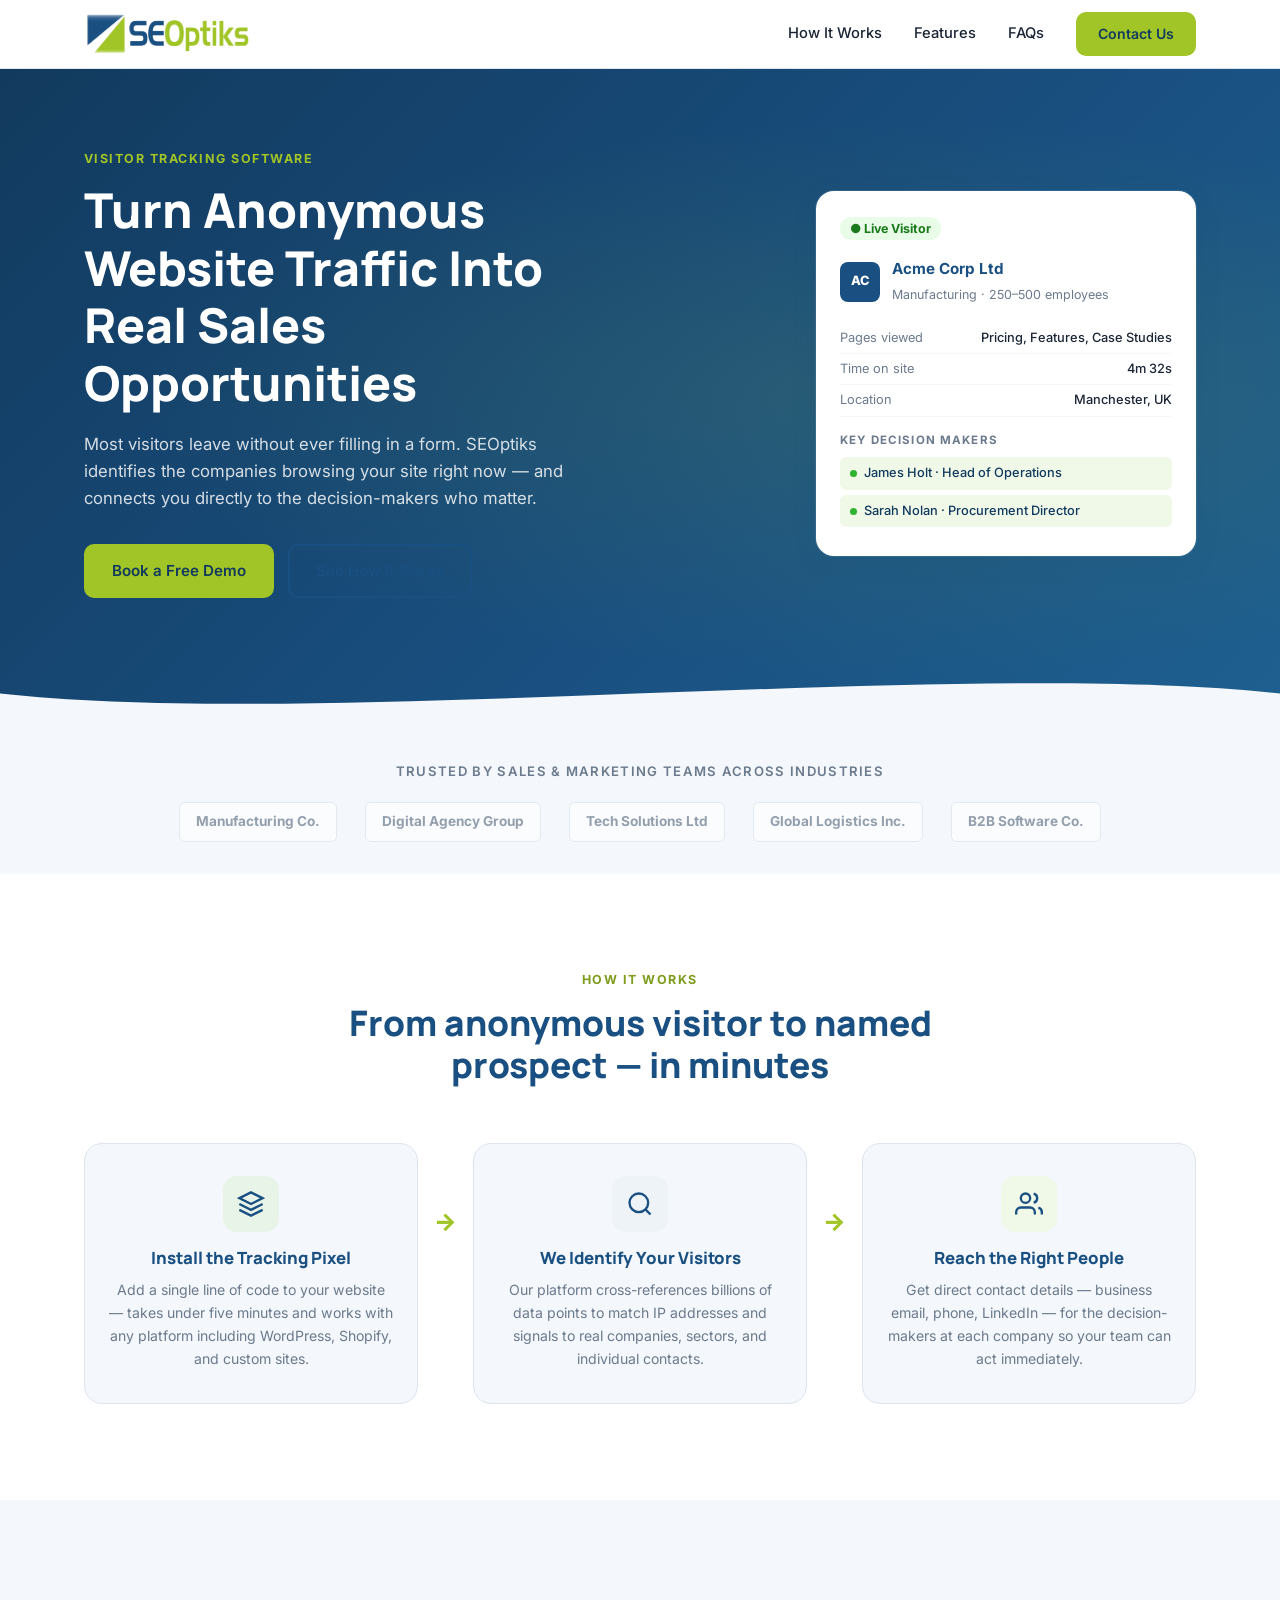
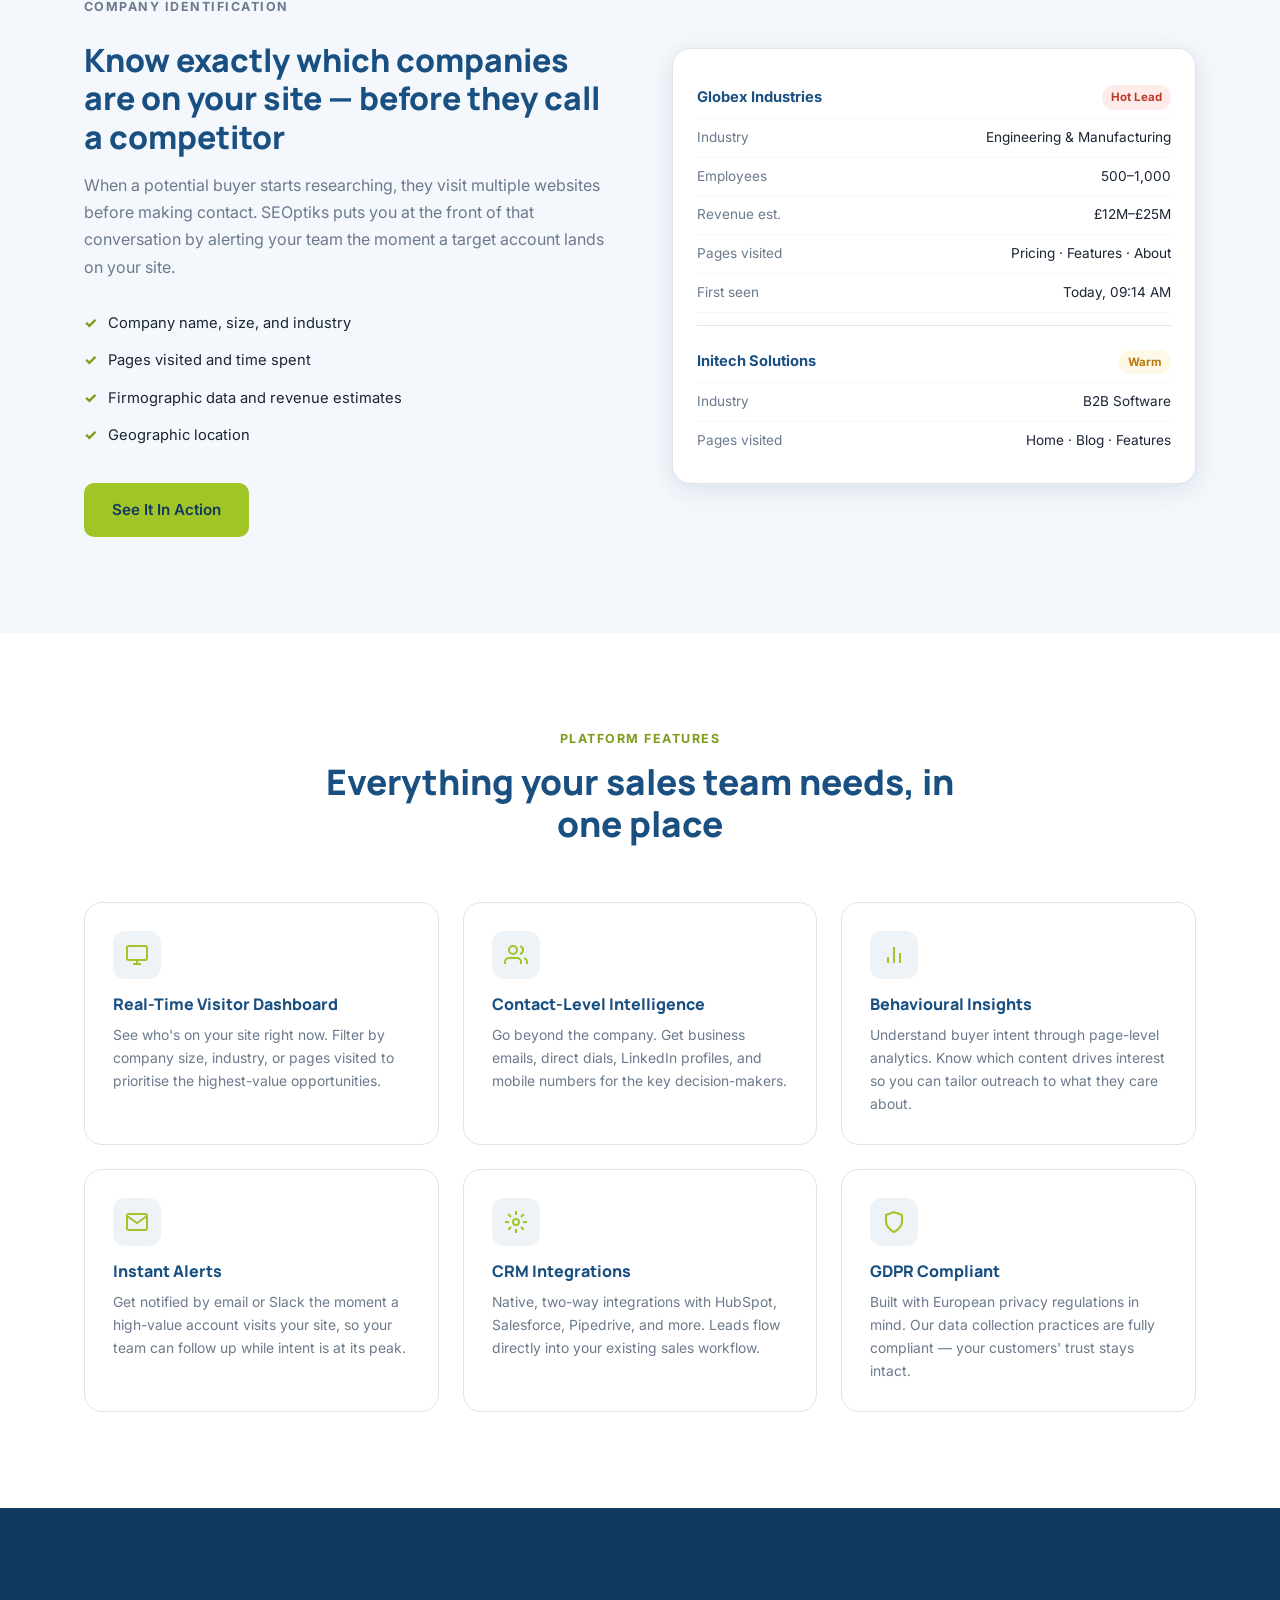
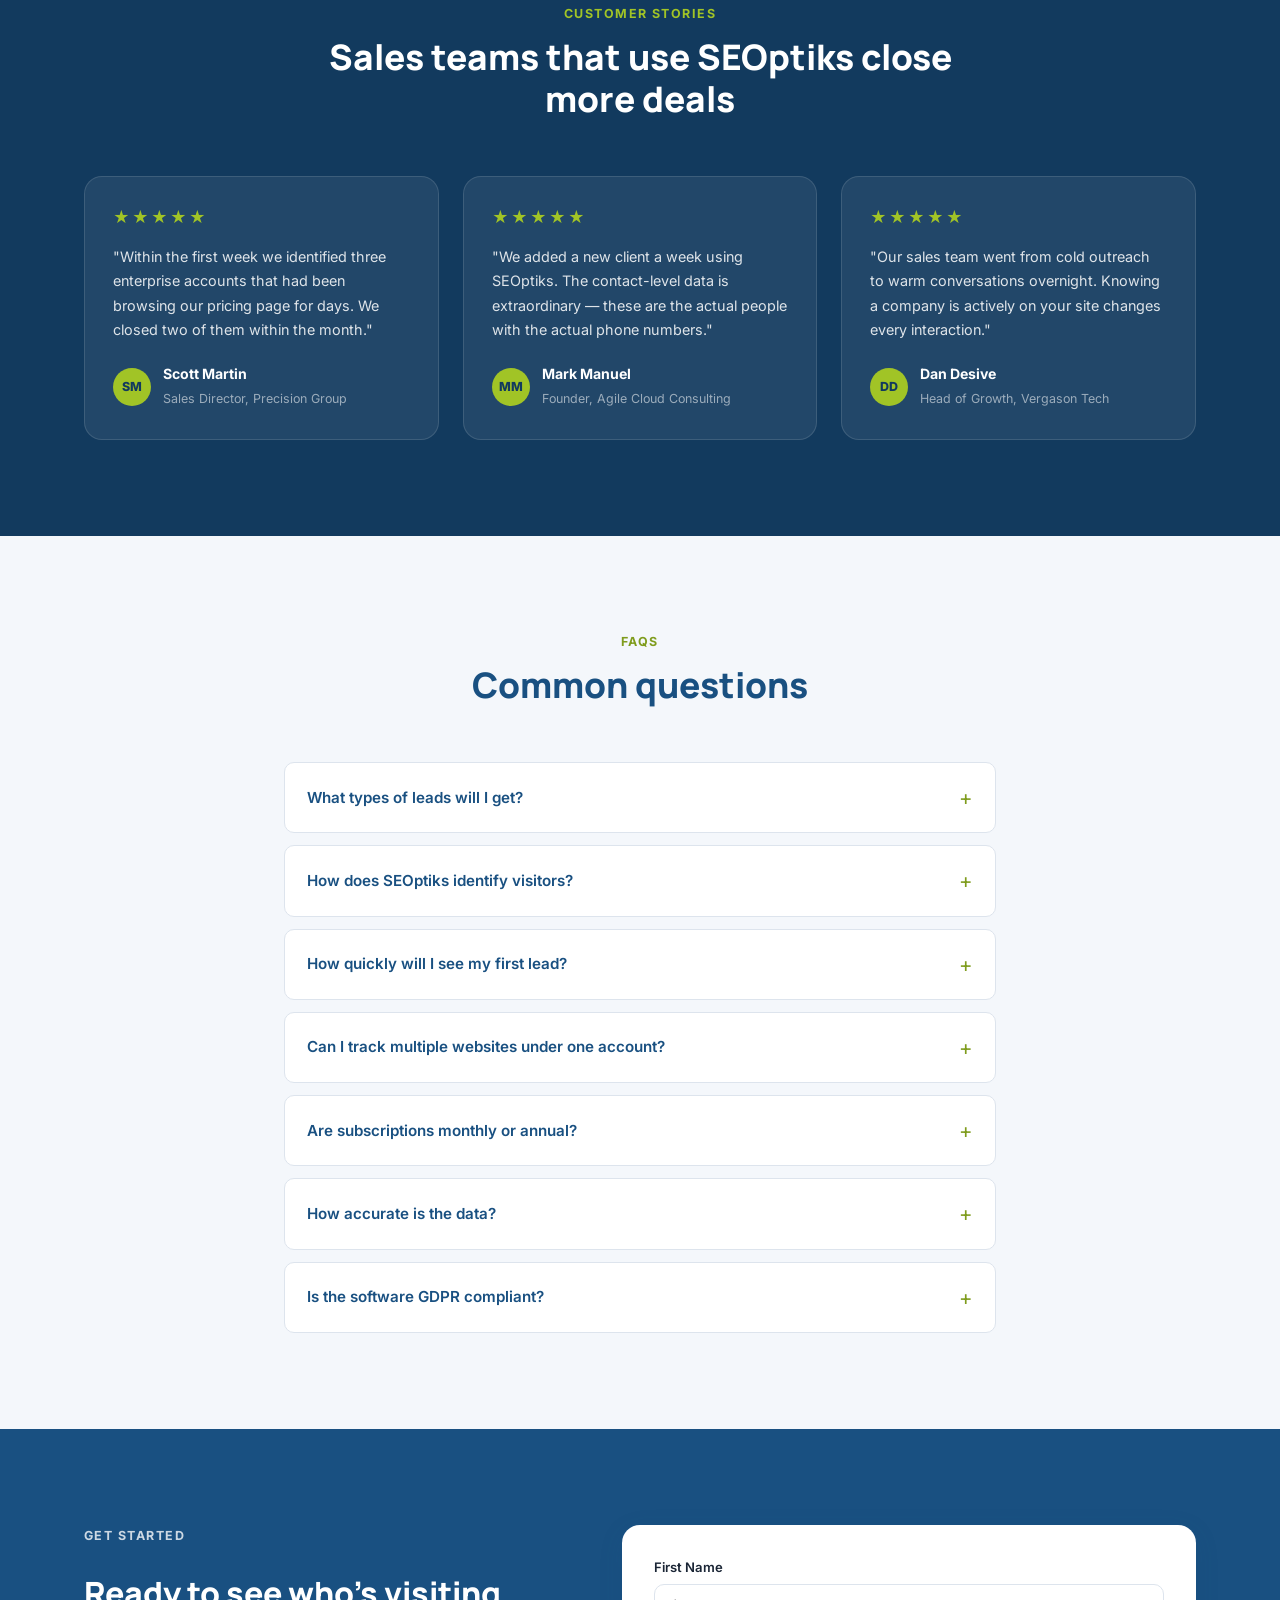
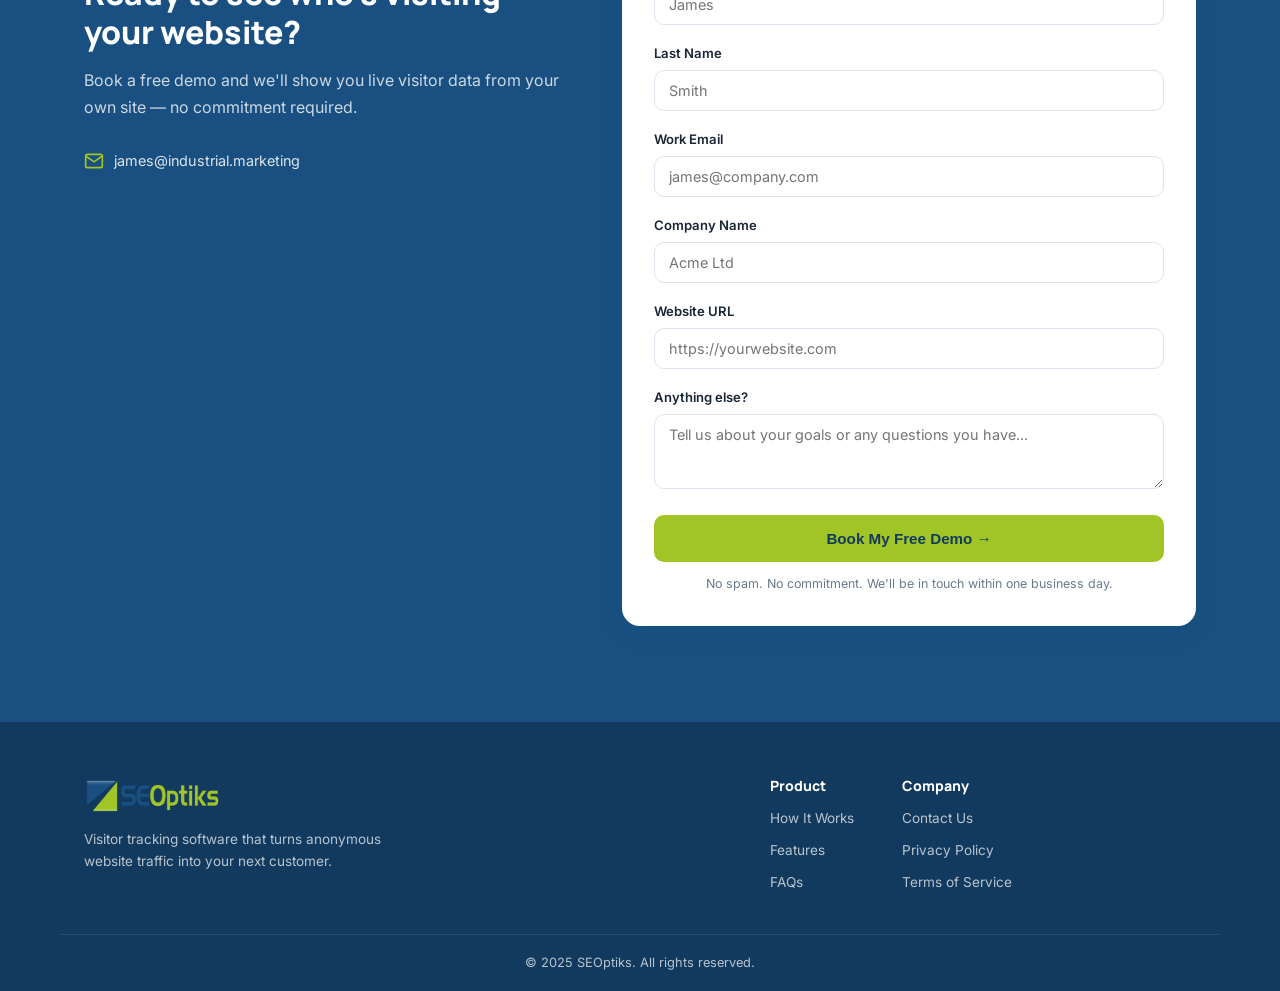
<file: index.html>
<!DOCTYPE html>
<html lang="en">
<head>
  <meta charset="UTF-8" />
  <script src="/includes/head-includes.js"></script>
  <meta name="viewport" content="width=device-width, initial-scale=1.0" />
  <meta name="description" content="SEOptiks visitor tracking software identifies anonymous website visitors, revealing the companies and decision-makers browsing your site right now." />
  <title>SEOptiks — Identify Your Anonymous Website Visitors</title>
  <link rel="icon" type="image/png" href="images/favicon.png" />
  <link rel="preconnect" href="https://fonts.googleapis.com" />
  <link rel="preconnect" href="https://fonts.gstatic.com" crossorigin />
  <link href="https://fonts.googleapis.com/css2?family=Inter:wght@400;500;600;700&family=Manrope:wght@700;800&display=swap" rel="stylesheet" />
  <link rel="stylesheet" href="style.css" />
</head>
<body>

  <!-- NAV -->
  <header class="nav" id="top">
    <div class="container nav__inner">
      <a href="#top" class="nav__logo">
        <img src="images/logo.png" alt="SEOptiks" height="44" />
      </a>
      <nav class="nav__links">
        <a href="#how-it-works">How It Works</a>
        <a href="#features">Features</a>
        <a href="#faqs">FAQs</a>
        <a href="/contact-us/" class="btn btn--nav">Contact Us</a>
      </nav>
      <button class="nav__burger" aria-label="Open menu" id="burger">
        <span></span><span></span><span></span>
      </button>
    </div>
    <div class="nav__mobile" id="mobileMenu">
      <a href="#how-it-works">How It Works</a>
      <a href="#features">Features</a>
      <a href="#faqs">FAQs</a>
      <a href="/contact-us/">Contact Us</a>
    </div>
  </header>

  <!-- HERO -->
  <section class="hero">
    <div class="container hero__inner">
      <div class="hero__text">
        <p class="eyebrow">Visitor Tracking Software</p>
        <h1>Turn Anonymous Website Traffic Into Real Sales Opportunities</h1>
        <p class="hero__sub">Most visitors leave without ever filling in a form. SEOptiks identifies the companies browsing your site right now — and connects you directly to the decision-makers who matter.</p>
        <div class="hero__ctas">
          <a href="#contact" class="btn btn--primary">Book a Free Demo</a>
          <a href="#how-it-works" class="btn btn--ghost">See How It Works</a>
        </div>
      </div>
      <div class="hero__visual">
        <div class="visitor-card">
          <div class="visitor-card__header">
            <span class="badge badge--live">● Live Visitor</span>
          </div>
          <div class="visitor-card__company">
            <div class="company-icon">AC</div>
            <div>
              <strong>Acme Corp Ltd</strong>
              <span>Manufacturing · 250–500 employees</span>
            </div>
          </div>
          <div class="visitor-card__detail">
            <div class="detail-row"><span class="label">Pages viewed</span><span class="value">Pricing, Features, Case Studies</span></div>
            <div class="detail-row"><span class="label">Time on site</span><span class="value">4m 32s</span></div>
            <div class="detail-row"><span class="label">Location</span><span class="value">Manchester, UK</span></div>
          </div>
          <div class="visitor-card__contacts">
            <p class="contacts-label">Key Decision Makers</p>
            <div class="contact-chip"><span class="dot dot--green"></span>James Holt · Head of Operations</div>
            <div class="contact-chip"><span class="dot dot--green"></span>Sarah Nolan · Procurement Director</div>
          </div>
        </div>
      </div>
    </div>
    <div class="hero__wave">
      <svg viewBox="0 0 1440 80" preserveAspectRatio="none" xmlns="http://www.w3.org/2000/svg">
        <path d="M0,40 C360,80 1080,0 1440,40 L1440,80 L0,80 Z" fill="#f4f7fb"/>
      </svg>
    </div>
  </section>

  <!-- SOCIAL PROOF STRIP -->
  <section class="trust">
    <div class="container">
      <p class="trust__label">Trusted by sales &amp; marketing teams across industries</p>
      <div class="trust__logos">
        <div class="trust__logo-placeholder">Manufacturing Co.</div>
        <div class="trust__logo-placeholder">Digital Agency Group</div>
        <div class="trust__logo-placeholder">Tech Solutions Ltd</div>
        <div class="trust__logo-placeholder">Global Logistics Inc.</div>
        <div class="trust__logo-placeholder">B2B Software Co.</div>
      </div>
    </div>
  </section>

  <!-- HOW IT WORKS -->
  <section class="how" id="how-it-works">
    <div class="container">
      <div class="section-header">
        <p class="eyebrow">How It Works</p>
        <h2>From anonymous visitor to named prospect — in minutes</h2>
      </div>
      <div class="steps">
        <div class="step">
          <div class="step__icon" style="background: #e8f4e8;">
            <svg width="28" height="28" viewBox="0 0 24 24" fill="none" stroke="#195081" stroke-width="2"><path d="M12 2L2 7l10 5 10-5-10-5z"/><path d="M2 17l10 5 10-5"/><path d="M2 12l10 5 10-5"/></svg>
          </div>
          <h3>Install the Tracking Pixel</h3>
          <p>Add a single line of code to your website — takes under five minutes and works with any platform including WordPress, Shopify, and custom sites.</p>
        </div>
        <div class="step__arrow">→</div>
        <div class="step">
          <div class="step__icon" style="background: #eef3f8;">
            <svg width="28" height="28" viewBox="0 0 24 24" fill="none" stroke="#195081" stroke-width="2"><circle cx="11" cy="11" r="8"/><path d="m21 21-4.35-4.35"/></svg>
          </div>
          <h3>We Identify Your Visitors</h3>
          <p>Our platform cross-references billions of data points to match IP addresses and signals to real companies, sectors, and individual contacts.</p>
        </div>
        <div class="step__arrow">→</div>
        <div class="step">
          <div class="step__icon" style="background: #f0f8e8;">
            <svg width="28" height="28" viewBox="0 0 24 24" fill="none" stroke="#195081" stroke-width="2"><path d="M17 21v-2a4 4 0 0 0-4-4H5a4 4 0 0 0-4 4v2"/><circle cx="9" cy="7" r="4"/><path d="M23 21v-2a4 4 0 0 0-3-3.87"/><path d="M16 3.13a4 4 0 0 1 0 7.75"/></svg>
          </div>
          <h3>Reach the Right People</h3>
          <p>Get direct contact details — business email, phone, LinkedIn — for the decision-makers at each company so your team can act immediately.</p>
        </div>
      </div>
    </div>
  </section>

  <!-- UNMASK SECTION -->
  <section class="unmask">
    <div class="container unmask__inner">
      <div class="unmask__text">
        <p class="eyebrow">Company Identification</p>
        <h2>Know exactly which companies are on your site — before they call a competitor</h2>
        <p>When a potential buyer starts researching, they visit multiple websites before making contact. SEOptiks puts you at the front of that conversation by alerting your team the moment a target account lands on your site.</p>
        <ul class="check-list">
          <li>Company name, size, and industry</li>
          <li>Pages visited and time spent</li>
          <li>Firmographic data and revenue estimates</li>
          <li>Geographic location</li>
        </ul>
        <a href="#contact" class="btn btn--primary">See It In Action</a>
      </div>
      <div class="unmask__visual">
        <div class="data-card">
          <div class="data-card__row highlight">
            <span>Globex Industries</span>
            <span class="tag tag--hot">Hot Lead</span>
          </div>
          <div class="data-card__row">
            <span class="muted">Industry</span>
            <span>Engineering & Manufacturing</span>
          </div>
          <div class="data-card__row">
            <span class="muted">Employees</span>
            <span>500–1,000</span>
          </div>
          <div class="data-card__row">
            <span class="muted">Revenue est.</span>
            <span>£12M–£25M</span>
          </div>
          <div class="data-card__row">
            <span class="muted">Pages visited</span>
            <span>Pricing · Features · About</span>
          </div>
          <div class="data-card__row">
            <span class="muted">First seen</span>
            <span>Today, 09:14 AM</span>
          </div>
          <div class="data-card__divider"></div>
          <div class="data-card__row highlight">
            <span>Initech Solutions</span>
            <span class="tag tag--warm">Warm</span>
          </div>
          <div class="data-card__row">
            <span class="muted">Industry</span>
            <span>B2B Software</span>
          </div>
          <div class="data-card__row">
            <span class="muted">Pages visited</span>
            <span>Home · Blog · Features</span>
          </div>
        </div>
      </div>
    </div>
  </section>

  <!-- FEATURES -->
  <section class="features" id="features">
    <div class="container">
      <div class="section-header">
        <p class="eyebrow">Platform Features</p>
        <h2>Everything your sales team needs, in one place</h2>
      </div>
      <div class="features__grid">
        <div class="feature-card">
          <div class="feature-card__icon">
            <svg width="24" height="24" viewBox="0 0 24 24" fill="none" stroke="#a1c426" stroke-width="2"><rect x="2" y="3" width="20" height="14" rx="2"/><path d="M8 21h8M12 17v4"/></svg>
          </div>
          <h3>Real-Time Visitor Dashboard</h3>
          <p>See who's on your site right now. Filter by company size, industry, or pages visited to prioritise the highest-value opportunities.</p>
        </div>
        <div class="feature-card">
          <div class="feature-card__icon">
            <svg width="24" height="24" viewBox="0 0 24 24" fill="none" stroke="#a1c426" stroke-width="2"><path d="M17 21v-2a4 4 0 0 0-4-4H5a4 4 0 0 0-4 4v2"/><circle cx="9" cy="7" r="4"/><path d="M23 21v-2a4 4 0 0 0-3-3.87"/><path d="M16 3.13a4 4 0 0 1 0 7.75"/></svg>
          </div>
          <h3>Contact-Level Intelligence</h3>
          <p>Go beyond the company. Get business emails, direct dials, LinkedIn profiles, and mobile numbers for the key decision-makers.</p>
        </div>
        <div class="feature-card">
          <div class="feature-card__icon">
            <svg width="24" height="24" viewBox="0 0 24 24" fill="none" stroke="#a1c426" stroke-width="2"><path d="M18 20V10M12 20V4M6 20v-6"/></svg>
          </div>
          <h3>Behavioural Insights</h3>
          <p>Understand buyer intent through page-level analytics. Know which content drives interest so you can tailor outreach to what they care about.</p>
        </div>
        <div class="feature-card">
          <div class="feature-card__icon">
            <svg width="24" height="24" viewBox="0 0 24 24" fill="none" stroke="#a1c426" stroke-width="2"><path d="M4 4h16c1.1 0 2 .9 2 2v12c0 1.1-.9 2-2 2H4c-1.1 0-2-.9-2-2V6c0-1.1.9-2 2-2z"/><polyline points="22,6 12,13 2,6"/></svg>
          </div>
          <h3>Instant Alerts</h3>
          <p>Get notified by email or Slack the moment a high-value account visits your site, so your team can follow up while intent is at its peak.</p>
        </div>
        <div class="feature-card">
          <div class="feature-card__icon">
            <svg width="24" height="24" viewBox="0 0 24 24" fill="none" stroke="#a1c426" stroke-width="2"><circle cx="12" cy="12" r="3"/><path d="M12 1v4M12 19v4M4.22 4.22l2.83 2.83M16.95 16.95l2.83 2.83M1 12h4M19 12h4M4.22 19.78l2.83-2.83M16.95 7.05l2.83-2.83"/></svg>
          </div>
          <h3>CRM Integrations</h3>
          <p>Native, two-way integrations with HubSpot, Salesforce, Pipedrive, and more. Leads flow directly into your existing sales workflow.</p>
        </div>
        <div class="feature-card">
          <div class="feature-card__icon">
            <svg width="24" height="24" viewBox="0 0 24 24" fill="none" stroke="#a1c426" stroke-width="2"><path d="M12 22s8-4 8-10V5l-8-3-8 3v7c0 6 8 10 8 10z"/></svg>
          </div>
          <h3>GDPR Compliant</h3>
          <p>Built with European privacy regulations in mind. Our data collection practices are fully compliant — your customers' trust stays intact.</p>
        </div>
      </div>
    </div>
  </section>

  <!-- TESTIMONIALS -->
  <section class="testimonials">
    <div class="container">
      <div class="section-header">
        <p class="eyebrow">Customer Stories</p>
        <h2>Sales teams that use SEOptiks close more deals</h2>
      </div>
      <div class="testimonials__grid">
        <div class="testimonial-card">
          <div class="stars">★★★★★</div>
          <p>"Within the first week we identified three enterprise accounts that had been browsing our pricing page for days. We closed two of them within the month."</p>
          <div class="testimonial-card__author">
            <div class="author-avatar">SM</div>
            <div>
              <strong>Scott Martin</strong>
              <span>Sales Director, Precision Group</span>
            </div>
          </div>
        </div>
        <div class="testimonial-card">
          <div class="stars">★★★★★</div>
          <p>"We added a new client a week using SEOptiks. The contact-level data is extraordinary — these are the actual people with the actual phone numbers."</p>
          <div class="testimonial-card__author">
            <div class="author-avatar">MM</div>
            <div>
              <strong>Mark Manuel</strong>
              <span>Founder, Agile Cloud Consulting</span>
            </div>
          </div>
        </div>
        <div class="testimonial-card">
          <div class="stars">★★★★★</div>
          <p>"Our sales team went from cold outreach to warm conversations overnight. Knowing a company is actively on your site changes every interaction."</p>
          <div class="testimonial-card__author">
            <div class="author-avatar">DD</div>
            <div>
              <strong>Dan Desive</strong>
              <span>Head of Growth, Vergason Tech</span>
            </div>
          </div>
        </div>
      </div>
    </div>
  </section>

  <!-- FAQs -->
  <section class="faqs" id="faqs">
    <div class="container faqs__inner">
      <div class="section-header">
        <p class="eyebrow">FAQs</p>
        <h2>Common questions</h2>
      </div>
      <div class="faqs__list">
        <details class="faq">
          <summary>What types of leads will I get?</summary>
          <p>Depending on the plan you choose, you'll receive leads identifying the companies visiting your website along with relevant contact information. Our advanced plan includes detailed contact-level data — names, emails, direct dials, and LinkedIn profiles — for specific individuals from those companies.</p>
        </details>
        <details class="faq">
          <summary>How does SEOptiks identify visitors?</summary>
          <p>Our visitor tracking software uses high-quality third-party data sources that compile billions of unique data points to create a comprehensive view of the companies and individuals using your website. We match IP addresses and behavioural signals to firmographic databases to return accurate, actionable results.</p>
        </details>
        <details class="faq">
          <summary>How quickly will I see my first lead?</summary>
          <p>Often within five minutes of installation — it depends on your current traffic levels. If you have visitors right now, we can likely identify them immediately. For lower-traffic sites, combining SEOptiks with paid advertising or SEO will accelerate results.</p>
        </details>
        <details class="faq">
          <summary>Can I track multiple websites under one account?</summary>
          <p>Yes. Each unique website requires its own subscription for tracking and data, but you can manage them all from a single login — keeping your reporting clean and centralised.</p>
        </details>
        <details class="faq">
          <summary>Are subscriptions monthly or annual?</summary>
          <p>We offer flexible monthly subscriptions with no long-term commitment. Cancel at any time — your access continues until the end of your billing period.</p>
        </details>
        <details class="faq">
          <summary>How accurate is the data?</summary>
          <p>We invest in the highest-quality data available. Rather than cutting costs on data quality, we believe accuracy is what drives real sales results. The best way to judge for yourself is to book a free demo — we'll show you live results on your own site.</p>
        </details>
        <details class="faq">
          <summary>Is the software GDPR compliant?</summary>
          <p>Yes. SEOptiks is built with GDPR and UK data protection regulations in mind. We identify companies at a business level and handle all data in a compliant manner. If you have specific compliance questions, reach out to our team directly.</p>
        </details>
      </div>
    </div>
  </section>

  <!-- CONTACT / CTA -->
  <section class="contact" id="contact">
    <div class="container contact__inner">
      <div class="contact__text">
        <p class="eyebrow eyebrow--light">Get Started</p>
        <h2>Ready to see who's visiting your website?</h2>
        <p>Book a free demo and we'll show you live visitor data from your own site — no commitment required.</p>
        <div class="contact__details">
          <div class="contact__detail-item">
            <svg width="20" height="20" viewBox="0 0 24 24" fill="none" stroke="#a1c426" stroke-width="2"><path d="M4 4h16c1.1 0 2 .9 2 2v12c0 1.1-.9 2-2 2H4c-1.1 0-2-.9-2-2V6c0-1.1.9-2 2-2z"/><polyline points="22,6 12,13 2,6"/></svg>
            <span>james@industrial.marketing</span>
          </div>
        </div>
      </div>
      <div class="contact__form-wrap">
        <!-- Replace YOUR_FORM_ID with your Formspree form ID -->
        <form class="contact-form" action="https://formspree.io/f/xbdvdojn" method="POST">
          <div class="form-row">
            <label for="firstName">First Name</label>
            <input type="text" id="firstName" name="firstName" placeholder="James" required />
          </div>
          <div class="form-row">
            <label for="lastName">Last Name</label>
            <input type="text" id="lastName" name="lastName" placeholder="Smith" required />
          </div>
          <div class="form-row">
            <label for="email">Work Email</label>
            <input type="email" id="email" name="email" placeholder="james@company.com" required />
          </div>
          <div class="form-row">
            <label for="company">Company Name</label>
            <input type="text" id="company" name="company" placeholder="Acme Ltd" />
          </div>
          <div class="form-row">
            <label for="website">Website URL</label>
            <input type="url" id="website" name="website" placeholder="https://yourwebsite.com" />
          </div>
          <div class="form-row">
            <label for="message">Anything else?</label>
            <textarea id="message" name="message" rows="3" placeholder="Tell us about your goals or any questions you have..."></textarea>
          </div>
          <button type="submit" class="btn btn--primary btn--full">Book My Free Demo →</button>
          <p class="form-note">No spam. No commitment. We'll be in touch within one business day.</p>
        </form>
        <div class="form-success" id="formSuccess" style="display:none;">
          <div class="success-icon">✓</div>
          <h3>Message received!</h3>
          <p>Thanks for reaching out. We'll be in touch within one business day.</p>
        </div>
      </div>
    </div>
  </section>

  <!-- FOOTER -->
  <footer class="footer">
    <div class="container footer__inner">
      <div class="footer__brand">
        <img src="images/logo.png" alt="SEOptiks" height="36" />
        <p>Visitor tracking software that turns anonymous website traffic into your next customer.</p>
      </div>
      <div class="footer__links">
        <div class="footer__col">
          <h4>Product</h4>
          <a href="#how-it-works">How It Works</a>
          <a href="#features">Features</a>
          <a href="#faqs">FAQs</a>
        </div>
        <div class="footer__col">
          <h4>Company</h4>
          <a href="/contact-us/">Contact Us</a>
          <a href="privacy.html">Privacy Policy</a>
          <a href="terms.html">Terms of Service</a>
        </div>
      </div>
    </div>
    <div class="footer__bottom">
      <div class="container">
        <p>© 2025 SEOptiks. All rights reserved.</p>
      </div>
    </div>
  </footer>

  <script src="main.js"></script>
</body>
</html>
</file>
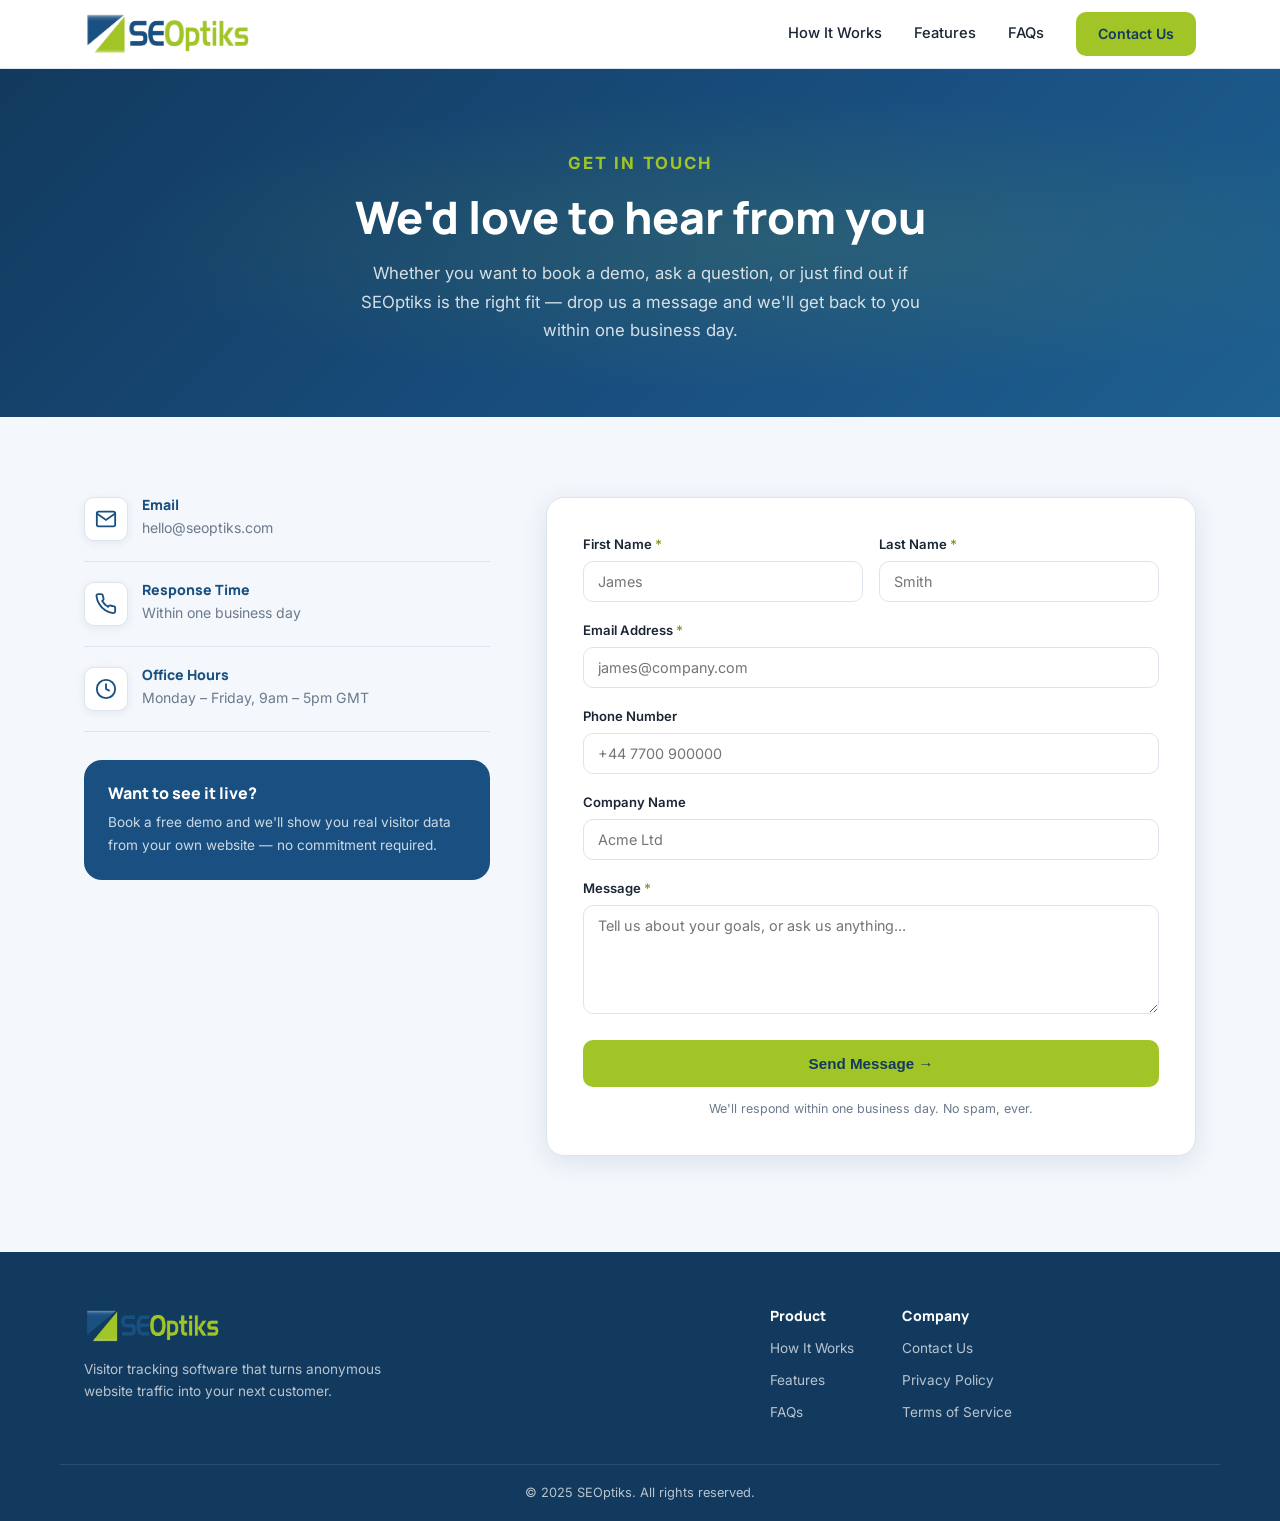
<file: contact-us/index.html>
<!DOCTYPE html>
<html lang="en">
<head>
  <meta charset="UTF-8" />
  <script src="/includes/head-includes.js"></script>
  <meta name="viewport" content="width=device-width, initial-scale=1.0" />
  <meta name="description" content="Get in touch with SEOptiks. Book a demo or ask us anything about our visitor tracking software." />
  <title>Contact Us — SEOptiks</title>
  <link rel="icon" type="image/png" href="../images/favicon.png" />
  <link rel="preconnect" href="https://fonts.googleapis.com" />
  <link rel="preconnect" href="https://fonts.gstatic.com" crossorigin />
  <link href="https://fonts.googleapis.com/css2?family=Inter:wght@400;500;600;700&family=Manrope:wght@700;800&display=swap" rel="stylesheet" />
  <link rel="stylesheet" href="../style.css" />
</head>
<body>

  <!-- NAV -->
  <header class="nav" id="top">
    <div class="container nav__inner">
      <a href="../index.html" class="nav__logo">
        <img src="../images/logo.png" alt="SEOptiks" height="44" />
      </a>
      <nav class="nav__links">
        <a href="../index.html#how-it-works">How It Works</a>
        <a href="../index.html#features">Features</a>
        <a href="../index.html#faqs">FAQs</a>
        <a href="../contact-us/" class="btn btn--nav">Contact Us</a>
      </nav>
      <button class="nav__burger" aria-label="Open menu" id="burger">
        <span></span><span></span><span></span>
      </button>
    </div>
    <div class="nav__mobile" id="mobileMenu">
      <a href="../index.html#how-it-works">How It Works</a>
      <a href="../index.html#features">Features</a>
      <a href="../index.html#faqs">FAQs</a>
      <a href="../contact-us/">Contact Us</a>
    </div>
  </header>

  <!-- PAGE HERO -->
  <section class="page-hero">
    <div class="container page-hero__inner">
      <p class="eyebrow eyebrow--light">Get In Touch</p>
      <h1>We'd love to hear from you</h1>
      <p>Whether you want to book a demo, ask a question, or just find out if SEOptiks is the right fit — drop us a message and we'll get back to you within one business day.</p>
    </div>
  </section>

  <!-- CONTACT SECTION -->
  <section class="contact-page">
    <div class="container contact-page__inner">

      <!-- Info column -->
      <div class="contact-info">
        <div class="contact-info__block">
          <div class="contact-info__icon">
            <svg width="22" height="22" viewBox="0 0 24 24" fill="none" stroke="#195081" stroke-width="2"><path d="M4 4h16c1.1 0 2 .9 2 2v12c0 1.1-.9 2-2 2H4c-1.1 0-2-.9-2-2V6c0-1.1.9-2 2-2z"/><polyline points="22,6 12,13 2,6"/></svg>
          </div>
          <div>
            <h4>Email</h4>
            <p>hello@seoptiks.com</p>
          </div>
        </div>
        <div class="contact-info__block">
          <div class="contact-info__icon">
            <svg width="22" height="22" viewBox="0 0 24 24" fill="none" stroke="#195081" stroke-width="2"><path d="M22 16.92v3a2 2 0 0 1-2.18 2 19.79 19.79 0 0 1-8.63-3.07A19.5 19.5 0 0 1 4.69 12 19.79 19.79 0 0 1 1.61 3.4 2 2 0 0 1 3.6 1.22h3a2 2 0 0 1 2 1.72c.127.96.361 1.903.7 2.81a2 2 0 0 1-.45 2.11L7.91 8.77a16 16 0 0 0 6.29 6.29l.95-.95a2 2 0 0 1 2.11-.45c.907.339 1.85.573 2.81.7A2 2 0 0 1 22 16.92z"/></svg>
          </div>
          <div>
            <h4>Response Time</h4>
            <p>Within one business day</p>
          </div>
        </div>
        <div class="contact-info__block">
          <div class="contact-info__icon">
            <svg width="22" height="22" viewBox="0 0 24 24" fill="none" stroke="#195081" stroke-width="2"><circle cx="12" cy="12" r="10"/><polyline points="12 6 12 12 16 14"/></svg>
          </div>
          <div>
            <h4>Office Hours</h4>
            <p>Monday – Friday, 9am – 5pm GMT</p>
          </div>
        </div>

        <div class="contact-info__demo">
          <h3>Want to see it live?</h3>
          <p>Book a free demo and we'll show you real visitor data from your own website — no commitment required.</p>
        </div>
      </div>

      <!-- Form column -->
      <div class="contact-form-wrap">
        <form class="contact-form" id="contactForm" action="https://formspree.io/f/xrewekgr" method="POST">
          <div class="form-row form-row--half">
            <div>
              <label for="firstName">First Name <span class="required">*</span></label>
              <input type="text" id="firstName" name="firstName" placeholder="James" required />
            </div>
            <div>
              <label for="lastName">Last Name <span class="required">*</span></label>
              <input type="text" id="lastName" name="lastName" placeholder="Smith" required />
            </div>
          </div>
          <div class="form-row">
            <label for="email">Email Address <span class="required">*</span></label>
            <input type="email" id="email" name="email" placeholder="james@company.com" required />
          </div>
          <div class="form-row">
            <label for="phone">Phone Number</label>
            <input type="tel" id="phone" name="phone" placeholder="+44 7700 900000" />
          </div>
          <div class="form-row">
            <label for="company">Company Name</label>
            <input type="text" id="company" name="company" placeholder="Acme Ltd" />
          </div>
          <div class="form-row">
            <label for="message">Message <span class="required">*</span></label>
            <textarea id="message" name="message" rows="5" placeholder="Tell us about your goals, or ask us anything..." required></textarea>
          </div>
          <button type="submit" class="btn btn--primary btn--full" id="submitBtn">Send Message →</button>
          <p class="form-note">We'll respond within one business day. No spam, ever.</p>
        </form>

        <div class="form-success" id="formSuccess" style="display:none;">
          <div class="success-icon">✓</div>
          <h3>Message received!</h3>
          <p>Thanks for reaching out. We'll be in touch within one business day.</p>
          <a href="../index.html" class="btn btn--ghost" style="margin-top:20px;">Back to Home</a>
        </div>
      </div>

    </div>
  </section>

  <!-- FOOTER -->
  <footer class="footer">
    <div class="container footer__inner">
      <div class="footer__brand">
        <img src="../images/logo.png" alt="SEOptiks" height="36" />
        <p>Visitor tracking software that turns anonymous website traffic into your next customer.</p>
      </div>
      <div class="footer__links">
        <div class="footer__col">
          <h4>Product</h4>
          <a href="../index.html#how-it-works">How It Works</a>
          <a href="../index.html#features">Features</a>
          <a href="../index.html#faqs">FAQs</a>
        </div>
        <div class="footer__col">
          <h4>Company</h4>
          <a href="../contact-us/">Contact Us</a>
          <a href="../privacy.html">Privacy Policy</a>
          <a href="../terms.html">Terms of Service</a>
        </div>
      </div>
    </div>
    <div class="footer__bottom">
      <div class="container">
        <p>© 2025 SEOptiks. All rights reserved.</p>
      </div>
    </div>
  </footer>

  <script src="../main.js"></script>
  <script>
    // Formspree AJAX for contact page
    const form = document.getElementById('contactForm');
    const formSuccess = document.getElementById('formSuccess');
    const submitBtn = document.getElementById('submitBtn');

    if (form) {
      form.addEventListener('submit', async (e) => {
        e.preventDefault();
        submitBtn.textContent = 'Sending…';
        submitBtn.disabled = true;

        try {
          const res = await fetch(form.action, {
            method: 'POST',
            body: new FormData(form),
            headers: { Accept: 'application/json' }
          });

          if (res.ok) {
            form.style.display = 'none';
            formSuccess.style.display = 'block';
          } else {
            submitBtn.textContent = 'Something went wrong — try again';
            submitBtn.disabled = false;
          }
        } catch {
          submitBtn.textContent = 'Network error — try again';
          submitBtn.disabled = false;
        }
      });
    }
  </script>

</body>
</html>
</file>
<file: style.css>
/* ===================================================
   SEOptiks — Main Stylesheet
   Brand: #195081 (blue) · #a1c426 (green)
   =================================================== */

/* --- Reset & Base --- */
*, *::before, *::after { box-sizing: border-box; margin: 0; padding: 0; }

:root {
  --blue:       #195081;
  --blue-dark:  #123a5e;
  --blue-light: #eef3f8;
  --green:      #a1c426;
  --green-dark: #7f9c1d;
  --green-light:#f0f8e8;
  --text:       #1a2535;
  --muted:      #6b7a8d;
  --border:     #dde4ed;
  --bg-light:   #f4f7fb;
  --white:      #ffffff;
  --radius:     10px;
  --radius-lg:  18px;
  --shadow-sm:  0 2px 8px rgba(25,80,129,0.08);
  --shadow-md:  0 6px 24px rgba(25,80,129,0.12);
  --transition: 0.2s ease;
}

html { scroll-behavior: smooth; }

body {
  font-family: 'Inter', system-ui, sans-serif;
  color: var(--text);
  line-height: 1.6;
  background: var(--white);
  -webkit-font-smoothing: antialiased;
}

img { display: block; max-width: 100%; }

a { color: inherit; text-decoration: none; }

h1, h2, h3, h4 {
  font-family: 'Manrope', 'Inter', sans-serif;
  line-height: 1.2;
  font-weight: 800;
}

.container {
  max-width: 1160px;
  margin: 0 auto;
  padding: 0 24px;
}

/* --- Eyebrow --- */
.eyebrow {
  font-size: 0.78rem;
  font-weight: 700;
  letter-spacing: 0.12em;
  text-transform: uppercase;
  color: var(--green-dark);
  margin-bottom: 12px;
}
.eyebrow--light { color: #a1c426; }

/* --- Section Header --- */
.section-header {
  text-align: center;
  max-width: 640px;
  margin: 0 auto 56px;
}
.section-header h2 { font-size: clamp(1.6rem, 3vw, 2.2rem); color: var(--blue); }

/* --- Buttons --- */
.btn {
  display: inline-flex;
  align-items: center;
  justify-content: center;
  gap: 8px;
  padding: 13px 26px;
  border-radius: var(--radius);
  font-size: 0.95rem;
  font-weight: 600;
  cursor: pointer;
  border: 2px solid transparent;
  transition: all var(--transition);
  white-space: nowrap;
}
.btn--primary {
  background: var(--green);
  color: var(--blue-dark);
  border-color: var(--green);
}
.btn--primary:hover { background: var(--green-dark); border-color: var(--green-dark); color: var(--white); }
.btn--ghost {
  background: transparent;
  color: var(--blue);
  border-color: var(--blue);
}
.btn--ghost:hover { background: var(--blue); color: var(--white); }
.btn--nav {
  background: var(--green);
  color: var(--blue-dark);
  padding: 9px 20px;
  font-size: 0.88rem;
  border-color: var(--green);
}
.btn--nav:hover { background: var(--green-dark); border-color: var(--green-dark); color: var(--white); }
.btn--full { width: 100%; }

/* ===================================================
   NAVIGATION
   =================================================== */
.nav {
  position: sticky;
  top: 0;
  z-index: 100;
  background: rgba(255,255,255,0.96);
  backdrop-filter: blur(10px);
  border-bottom: 1px solid var(--border);
}
.nav__inner {
  display: flex;
  align-items: center;
  justify-content: space-between;
  height: 68px;
}
.nav__logo img { height: 44px; width: auto; }
.nav__links {
  display: flex;
  align-items: center;
  gap: 32px;
}
.nav__links a:not(.btn) {
  font-size: 0.92rem;
  font-weight: 500;
  color: var(--text);
  transition: color var(--transition);
}
.nav__links a:not(.btn):hover { color: var(--blue); }
.nav__burger {
  display: none;
  flex-direction: column;
  gap: 5px;
  background: none;
  border: none;
  cursor: pointer;
  padding: 4px;
}
.nav__burger span {
  display: block;
  width: 24px;
  height: 2px;
  background: var(--blue);
  border-radius: 2px;
  transition: all var(--transition);
}
.nav__mobile {
  display: none;
  flex-direction: column;
  background: var(--white);
  border-top: 1px solid var(--border);
  padding: 16px 24px 20px;
  gap: 4px;
}
.nav__mobile a {
  display: block;
  padding: 10px 0;
  font-size: 1rem;
  font-weight: 500;
  color: var(--text);
  border-bottom: 1px solid var(--bg-light);
}
.nav__mobile a:last-child {
  border-bottom: none;
  margin-top: 8px;
  color: var(--blue);
  font-weight: 700;
}
.nav__mobile.open { display: flex; }

/* ===================================================
   HERO
   =================================================== */
.hero {
  background: linear-gradient(135deg, var(--blue-dark) 0%, var(--blue) 60%, #1e6090 100%);
  color: var(--white);
  padding: 80px 0 0;
  position: relative;
  overflow: hidden;
}
.hero::before {
  content: '';
  position: absolute;
  inset: 0;
  background: radial-gradient(ellipse at 70% 50%, rgba(161,196,38,0.12) 0%, transparent 60%);
  pointer-events: none;
}
.hero__inner {
  display: grid;
  grid-template-columns: 1fr 1fr;
  gap: 60px;
  align-items: center;
  position: relative;
  z-index: 1;
  padding-bottom: 60px;
}
.hero__text .eyebrow { color: var(--green); }
.hero__text h1 {
  font-size: clamp(2rem, 4vw, 3rem);
  color: var(--white);
  margin-bottom: 20px;
}
.hero__sub {
  font-size: 1.05rem;
  color: rgba(255,255,255,0.82);
  max-width: 500px;
  margin-bottom: 32px;
}
.hero__ctas { display: flex; gap: 14px; flex-wrap: wrap; }
.hero__wave {
  line-height: 0;
  position: relative;
  z-index: 1;
}
.hero__wave svg { display: block; width: 100%; }

/* Visitor card */
.visitor-card {
  background: var(--white);
  border-radius: var(--radius-lg);
  padding: 24px;
  box-shadow: var(--shadow-md), 0 0 0 1px rgba(255,255,255,0.1);
  color: var(--text);
  max-width: 380px;
  margin-left: auto;
}
.visitor-card__header { margin-bottom: 16px; }
.badge { font-size: 0.78rem; font-weight: 700; padding: 4px 10px; border-radius: 20px; }
.badge--live { background: #e8fce8; color: #1a7a1a; }
.visitor-card__company {
  display: flex;
  align-items: center;
  gap: 12px;
  margin-bottom: 16px;
}
.company-icon {
  width: 40px; height: 40px;
  background: var(--blue);
  color: var(--white);
  border-radius: 8px;
  display: flex; align-items: center; justify-content: center;
  font-size: 0.8rem; font-weight: 800;
  flex-shrink: 0;
}
.visitor-card__company strong { display: block; font-size: 0.95rem; color: var(--blue); }
.visitor-card__company span { font-size: 0.78rem; color: var(--muted); }
.detail-row {
  display: flex;
  justify-content: space-between;
  font-size: 0.8rem;
  padding: 5px 0;
  border-bottom: 1px solid var(--bg-light);
}
.detail-row .label { color: var(--muted); }
.detail-row .value { font-weight: 500; text-align: right; max-width: 60%; }
.visitor-card__contacts { margin-top: 14px; }
.contacts-label { font-size: 0.72rem; font-weight: 700; text-transform: uppercase; letter-spacing: 0.1em; color: var(--muted); margin-bottom: 8px; }
.contact-chip {
  display: flex;
  align-items: center;
  gap: 7px;
  font-size: 0.8rem;
  font-weight: 500;
  padding: 6px 10px;
  background: var(--green-light);
  border-radius: 6px;
  margin-bottom: 5px;
  color: var(--blue-dark);
}
.dot { width: 7px; height: 7px; border-radius: 50%; flex-shrink: 0; }
.dot--green { background: #2db32d; }

/* ===================================================
   TRUST STRIP
   =================================================== */
.trust {
  background: var(--bg-light);
  padding: 32px 0;
  text-align: center;
}
.trust__label {
  font-size: 0.82rem;
  color: var(--muted);
  text-transform: uppercase;
  letter-spacing: 0.1em;
  font-weight: 600;
  margin-bottom: 20px;
}
.trust__logos {
  display: flex;
  flex-wrap: wrap;
  justify-content: center;
  gap: 12px 28px;
}
.trust__logo-placeholder {
  font-size: 0.85rem;
  font-weight: 700;
  color: var(--muted);
  padding: 8px 16px;
  border: 1px solid var(--border);
  border-radius: 6px;
  background: var(--white);
  opacity: 0.7;
}

/* ===================================================
   HOW IT WORKS
   =================================================== */
.how {
  padding: 96px 0;
  background: var(--white);
}
.steps {
  display: flex;
  align-items: flex-start;
  gap: 16px;
}
.step {
  flex: 1;
  text-align: center;
  padding: 32px 24px;
  border-radius: var(--radius-lg);
  background: var(--bg-light);
  border: 1px solid var(--border);
}
.step__icon {
  width: 56px; height: 56px;
  border-radius: 14px;
  display: flex; align-items: center; justify-content: center;
  margin: 0 auto 16px;
}
.step h3 { font-size: 1.05rem; color: var(--blue); margin-bottom: 10px; }
.step p { font-size: 0.88rem; color: var(--muted); line-height: 1.65; }
.step__arrow {
  font-size: 1.5rem;
  color: var(--green);
  font-weight: 800;
  padding-top: 60px;
  flex-shrink: 0;
}

/* ===================================================
   UNMASK SECTION
   =================================================== */
.unmask {
  padding: 96px 0;
  background: var(--bg-light);
}
.unmask__inner {
  display: grid;
  grid-template-columns: 1fr 1fr;
  gap: 64px;
  align-items: center;
}
.unmask__text h2 { font-size: clamp(1.5rem, 2.5vw, 2rem); color: var(--blue); margin-bottom: 16px; }
.unmask__text p { color: var(--muted); margin-bottom: 24px; line-height: 1.7; }
.check-list {
  list-style: none;
  margin-bottom: 28px;
}
.check-list li {
  padding: 7px 0;
  padding-left: 24px;
  position: relative;
  font-size: 0.92rem;
  color: var(--text);
}
.check-list li::before {
  content: '✓';
  position: absolute;
  left: 0;
  color: var(--green-dark);
  font-weight: 800;
}

/* Data card */
.data-card {
  background: var(--white);
  border-radius: var(--radius-lg);
  padding: 24px;
  box-shadow: var(--shadow-md);
  border: 1px solid var(--border);
}
.data-card__row {
  display: flex;
  justify-content: space-between;
  align-items: center;
  padding: 8px 0;
  font-size: 0.85rem;
  border-bottom: 1px solid var(--bg-light);
}
.data-card__row:last-child { border-bottom: none; }
.data-card__row.highlight {
  font-weight: 700;
  color: var(--blue);
  font-size: 0.92rem;
  padding-top: 12px;
}
.data-card__row .muted { color: var(--muted); }
.data-card__divider { height: 1px; background: var(--border); margin: 12px 0; }
.tag {
  font-size: 0.72rem;
  font-weight: 700;
  padding: 3px 9px;
  border-radius: 12px;
}
.tag--hot { background: #fdecea; color: #c0392b; }
.tag--warm { background: #fef9e7; color: #b7770d; }

/* ===================================================
   FEATURES
   =================================================== */
.features {
  padding: 96px 0;
  background: var(--white);
}
.features__grid {
  display: grid;
  grid-template-columns: repeat(3, 1fr);
  gap: 24px;
}
.feature-card {
  padding: 28px;
  border-radius: var(--radius-lg);
  border: 1px solid var(--border);
  background: var(--white);
  transition: box-shadow var(--transition), transform var(--transition);
}
.feature-card:hover {
  box-shadow: var(--shadow-md);
  transform: translateY(-3px);
}
.feature-card__icon {
  width: 48px; height: 48px;
  background: var(--blue-light);
  border-radius: 12px;
  display: flex; align-items: center; justify-content: center;
  margin-bottom: 16px;
}
.feature-card h3 { font-size: 1rem; color: var(--blue); margin-bottom: 10px; }
.feature-card p { font-size: 0.87rem; color: var(--muted); line-height: 1.65; }

/* ===================================================
   TESTIMONIALS
   =================================================== */
.testimonials {
  padding: 96px 0;
  background: var(--blue-dark);
}
.testimonials .section-header h2 { color: var(--white); }
.testimonials .eyebrow { color: var(--green); }
.testimonials__grid {
  display: grid;
  grid-template-columns: repeat(3, 1fr);
  gap: 24px;
}
.testimonial-card {
  background: rgba(255,255,255,0.07);
  border: 1px solid rgba(255,255,255,0.12);
  border-radius: var(--radius-lg);
  padding: 28px;
  color: var(--white);
}
.stars { color: var(--green); font-size: 1rem; margin-bottom: 14px; letter-spacing: 2px; }
.testimonial-card p { font-size: 0.9rem; line-height: 1.7; color: rgba(255,255,255,0.85); margin-bottom: 20px; }
.testimonial-card__author { display: flex; align-items: center; gap: 12px; }
.author-avatar {
  width: 38px; height: 38px;
  background: var(--green);
  color: var(--blue-dark);
  border-radius: 50%;
  display: flex; align-items: center; justify-content: center;
  font-size: 0.78rem; font-weight: 800;
  flex-shrink: 0;
}
.testimonial-card__author strong { display: block; font-size: 0.88rem; }
.testimonial-card__author span { font-size: 0.78rem; color: rgba(255,255,255,0.55); }

/* ===================================================
   FAQs
   =================================================== */
.faqs {
  padding: 96px 0;
  background: var(--bg-light);
}
.faqs__inner { max-width: 760px; margin: 0 auto; }
.faqs__list { display: flex; flex-direction: column; gap: 12px; }
.faq {
  background: var(--white);
  border: 1px solid var(--border);
  border-radius: var(--radius);
  overflow: hidden;
  transition: box-shadow var(--transition);
}
.faq[open] { box-shadow: var(--shadow-sm); }
.faq summary {
  padding: 18px 22px;
  font-weight: 600;
  font-size: 0.95rem;
  cursor: pointer;
  list-style: none;
  display: flex;
  justify-content: space-between;
  align-items: center;
  color: var(--blue);
  user-select: none;
}
.faq summary::-webkit-details-marker { display: none; }
.faq summary::after {
  content: '+';
  font-size: 1.3rem;
  color: var(--green-dark);
  font-weight: 400;
  transition: transform var(--transition);
}
.faq[open] summary::after { content: '−'; }
.faq p {
  padding: 0 22px 18px;
  font-size: 0.9rem;
  color: var(--muted);
  line-height: 1.7;
}

/* ===================================================
   CONTACT
   =================================================== */
.contact {
  padding: 96px 0;
  background: var(--blue);
}
.contact__inner {
  display: grid;
  grid-template-columns: 1fr 1.2fr;
  gap: 60px;
  align-items: start;
}
.contact__text h2 { font-size: clamp(1.5rem, 2.5vw, 2rem); color: var(--white); margin-bottom: 16px; }
.contact__text p { color: rgba(255,255,255,0.78); line-height: 1.7; margin-bottom: 28px; }
.contact__details { display: flex; flex-direction: column; gap: 12px; }
.contact__detail-item {
  display: flex;
  align-items: center;
  gap: 10px;
  font-size: 0.9rem;
  color: rgba(255,255,255,0.85);
}

/* Form */
.contact-form, .form-success {
  background: var(--white);
  border-radius: var(--radius-lg);
  padding: 32px;
  box-shadow: var(--shadow-md);
}
.form-row {
  margin-bottom: 18px;
}
.form-row label {
  display: block;
  font-size: 0.82rem;
  font-weight: 600;
  color: var(--text);
  margin-bottom: 6px;
}
.form-row input, .form-row textarea {
  width: 100%;
  padding: 11px 14px;
  border: 1.5px solid var(--border);
  border-radius: var(--radius);
  font-size: 0.9rem;
  font-family: inherit;
  color: var(--text);
  background: var(--white);
  transition: border-color var(--transition);
  outline: none;
}
.form-row input:focus, .form-row textarea:focus {
  border-color: var(--blue);
}
.form-row textarea { resize: vertical; }
.form-note {
  text-align: center;
  font-size: 0.78rem;
  color: var(--muted);
  margin-top: 12px;
}

/* Success state */
.form-success {
  text-align: center;
  padding: 48px 32px;
}
.success-icon {
  width: 56px; height: 56px;
  background: var(--green-light);
  color: var(--green-dark);
  border-radius: 50%;
  font-size: 1.5rem;
  display: flex; align-items: center; justify-content: center;
  margin: 0 auto 16px;
  font-weight: 800;
}
.form-success h3 { color: var(--blue); margin-bottom: 8px; }
.form-success p { color: var(--muted); font-size: 0.9rem; }

/* ===================================================
   FOOTER
   =================================================== */
.footer {
  background: var(--blue-dark);
  color: rgba(255,255,255,0.7);
  padding-top: 56px;
}
.footer__inner {
  display: grid;
  grid-template-columns: 1.5fr 1fr;
  gap: 48px;
  padding-bottom: 40px;
  border-bottom: 1px solid rgba(255,255,255,0.1);
}
.footer__brand img { margin-bottom: 14px; }
.footer__brand p { font-size: 0.85rem; max-width: 300px; line-height: 1.65; }
.footer__links { display: flex; gap: 48px; }
.footer__col { display: flex; flex-direction: column; gap: 10px; }
.footer__col h4 { color: var(--white); font-size: 0.88rem; margin-bottom: 4px; }
.footer__col a { font-size: 0.85rem; transition: color var(--transition); }
.footer__col a:hover { color: var(--white); }
.footer__bottom {
  padding: 18px 0;
  font-size: 0.8rem;
  text-align: center;
}

/* ===================================================
   RESPONSIVE
   =================================================== */
@media (max-width: 900px) {
  .hero__inner { grid-template-columns: 1fr; padding-bottom: 0; }
  .visitor-card { max-width: 100%; margin-left: 0; margin-bottom: 0; }
  .hero { padding-bottom: 0; }

  .steps { flex-direction: column; }
  .step__arrow { transform: rotate(90deg); align-self: center; padding-top: 0; }

  .unmask__inner { grid-template-columns: 1fr; }
  .features__grid { grid-template-columns: 1fr 1fr; }
  .testimonials__grid { grid-template-columns: 1fr; }
  .contact__inner { grid-template-columns: 1fr; }
  .footer__inner { grid-template-columns: 1fr; }
  .footer__links { flex-direction: row; }
}

@media (max-width: 640px) {
  .nav__links { display: none; }
  .nav__burger { display: flex; }

  .hero { padding: 56px 0 0; }
  .hero__text h1 { font-size: 1.8rem; }
  .hero__ctas { flex-direction: column; }

  .how, .unmask, .features, .testimonials, .faqs, .contact { padding: 64px 0; }

  .features__grid { grid-template-columns: 1fr; }
  .footer__links { flex-direction: column; gap: 24px; }

  .contact-form { padding: 24px 18px; }
}

/* ===================================================
   SCROLL ANIMATIONS
   =================================================== */
@media (prefers-reduced-motion: no-preference) {
  .fade-up {
    opacity: 0;
    transform: translateY(24px);
    transition: opacity 0.55s ease, transform 0.55s ease;
  }
  .fade-up.visible {
    opacity: 1;
    transform: translateY(0);
  }
}


/* ===================================================
   CONTACT PAGE
   =================================================== */
.page-hero {
  background: linear-gradient(135deg, var(--blue-dark) 0%, var(--blue) 60%, #1e6090 100%);
  color: var(--white);
  padding: 80px 0 72px;
  text-align: center;
  position: relative;
  overflow: hidden;
}
.page-hero::before {
  content: '';
  position: absolute;
  inset: 0;
  background: radial-gradient(ellipse at 60% 50%, rgba(161,196,38,0.12) 0%, transparent 60%);
  pointer-events: none;
}
.page-hero__inner {
  position: relative;
  z-index: 1;
  max-width: 640px;
  margin: 0 auto;
}
.page-hero__inner h1 {
  font-size: clamp(2rem, 4vw, 2.8rem);
  color: var(--white);
  margin-bottom: 16px;
}
.page-hero__inner p {
  font-size: 1.05rem;
  color: rgba(255,255,255,0.82);
  line-height: 1.7;
}
.page-hero .eyebrow--light { color: var(--green); }

.contact-page {
  padding: 80px 0 96px;
  background: var(--bg-light);
}
.contact-page__inner {
  display: grid;
  grid-template-columns: 1fr 1.6fr;
  gap: 56px;
  align-items: start;
}

/* Info column */
.contact-info { display: flex; flex-direction: column; gap: 0; }
.contact-info__block {
  display: flex;
  align-items: flex-start;
  gap: 14px;
  padding: 20px 0;
  border-bottom: 1px solid var(--border);
}
.contact-info__block:first-child { padding-top: 0; }
.contact-info__icon {
  width: 44px; height: 44px;
  background: var(--white);
  border: 1px solid var(--border);
  border-radius: 10px;
  display: flex; align-items: center; justify-content: center;
  flex-shrink: 0;
  box-shadow: var(--shadow-sm);
}
.contact-info__block h4 {
  font-size: 0.88rem;
  color: var(--blue);
  margin-bottom: 3px;
}
.contact-info__block p {
  font-size: 0.88rem;
  color: var(--muted);
}
.contact-info__demo {
  margin-top: 28px;
  background: var(--blue);
  border-radius: var(--radius-lg);
  padding: 24px;
  color: var(--white);
}
.contact-info__demo h3 {
  font-size: 1rem;
  color: var(--white);
  margin-bottom: 8px;
}
.contact-info__demo p {
  font-size: 0.85rem;
  color: rgba(255,255,255,0.78);
  line-height: 1.65;
}

/* Form column */
.contact-form-wrap .contact-form,
.contact-form-wrap .form-success {
  background: var(--white);
  border-radius: var(--radius-lg);
  padding: 36px;
  box-shadow: var(--shadow-md);
  border: 1px solid var(--border);
}
.form-row--half {
  display: grid;
  grid-template-columns: 1fr 1fr;
  gap: 16px;
}
.required { color: var(--green-dark); }

@media (max-width: 900px) {
  .contact-page__inner { grid-template-columns: 1fr; }
  .contact-info__demo { display: none; }
}
@media (max-width: 640px) {
  .form-row--half { grid-template-columns: 1fr; }
  .contact-form-wrap .contact-form { padding: 24px 18px; }
  .page-hero { padding: 56px 0 48px; }
}
</file>
